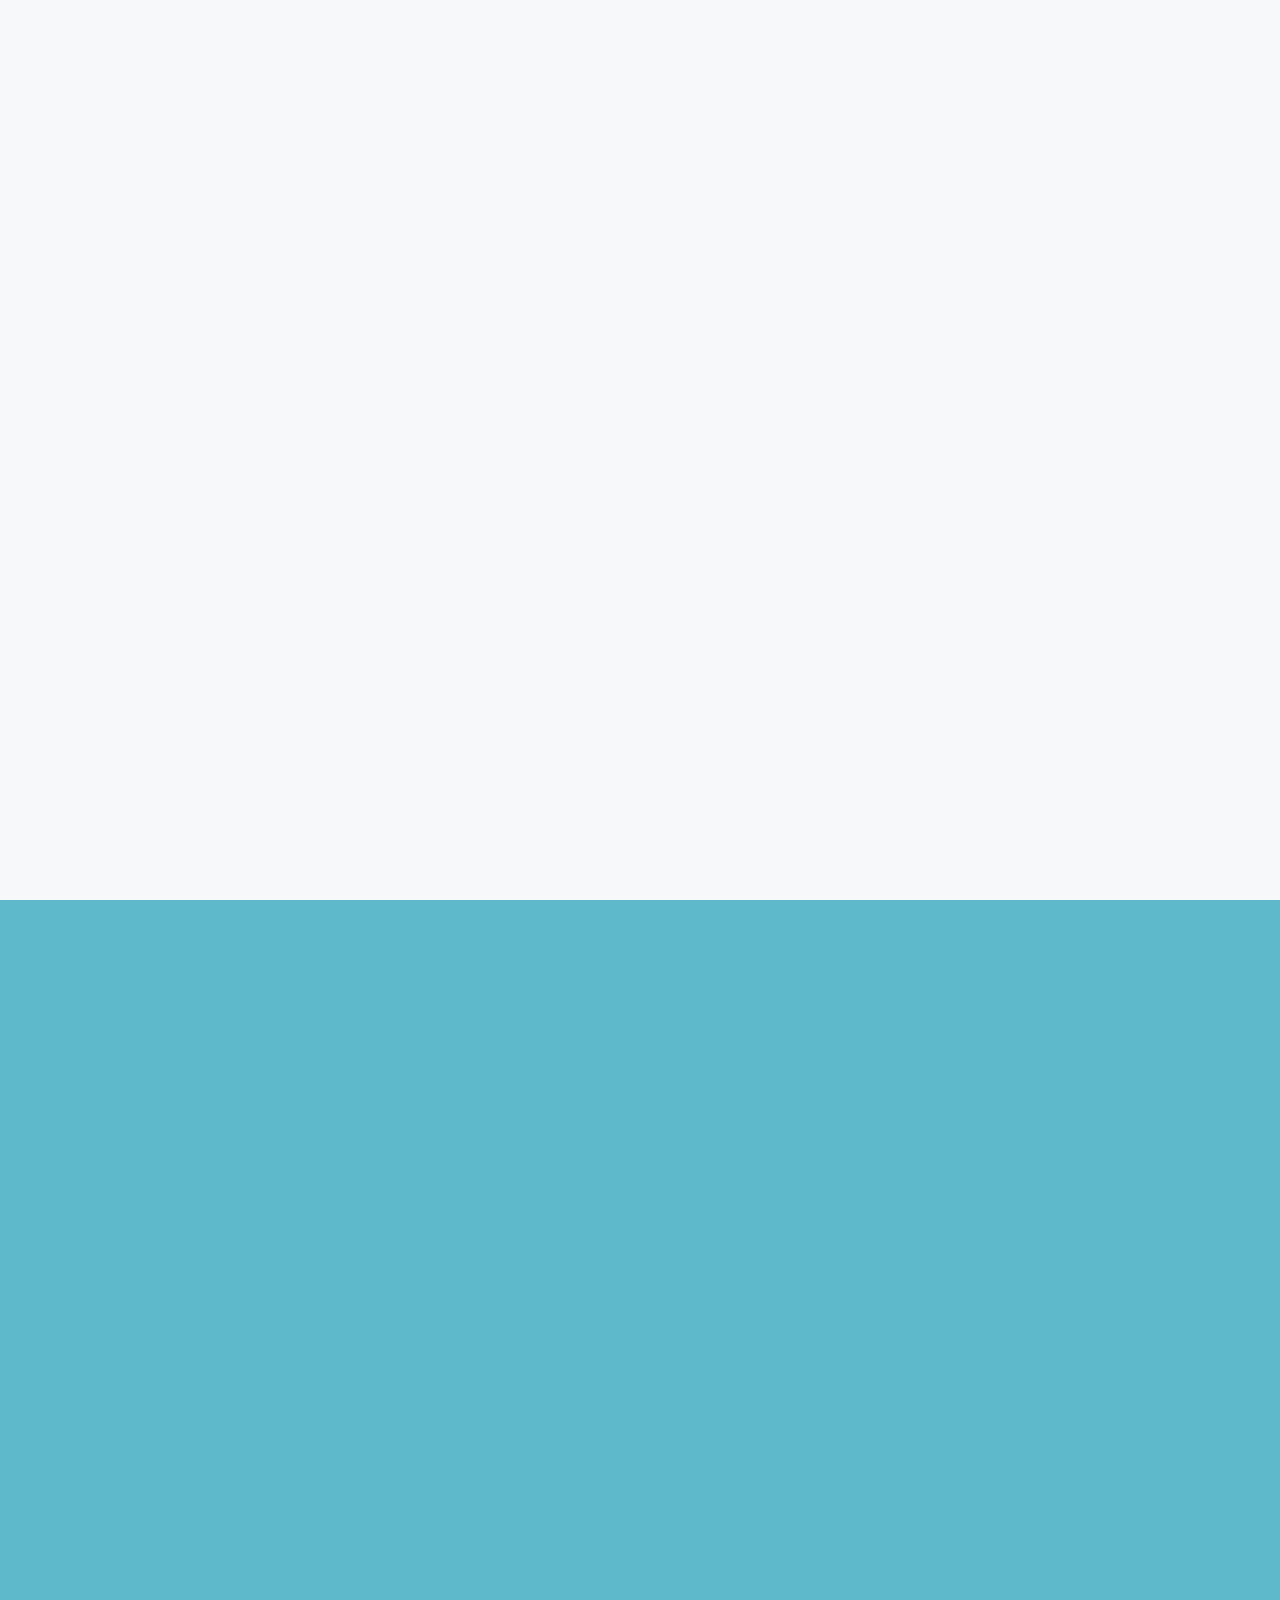
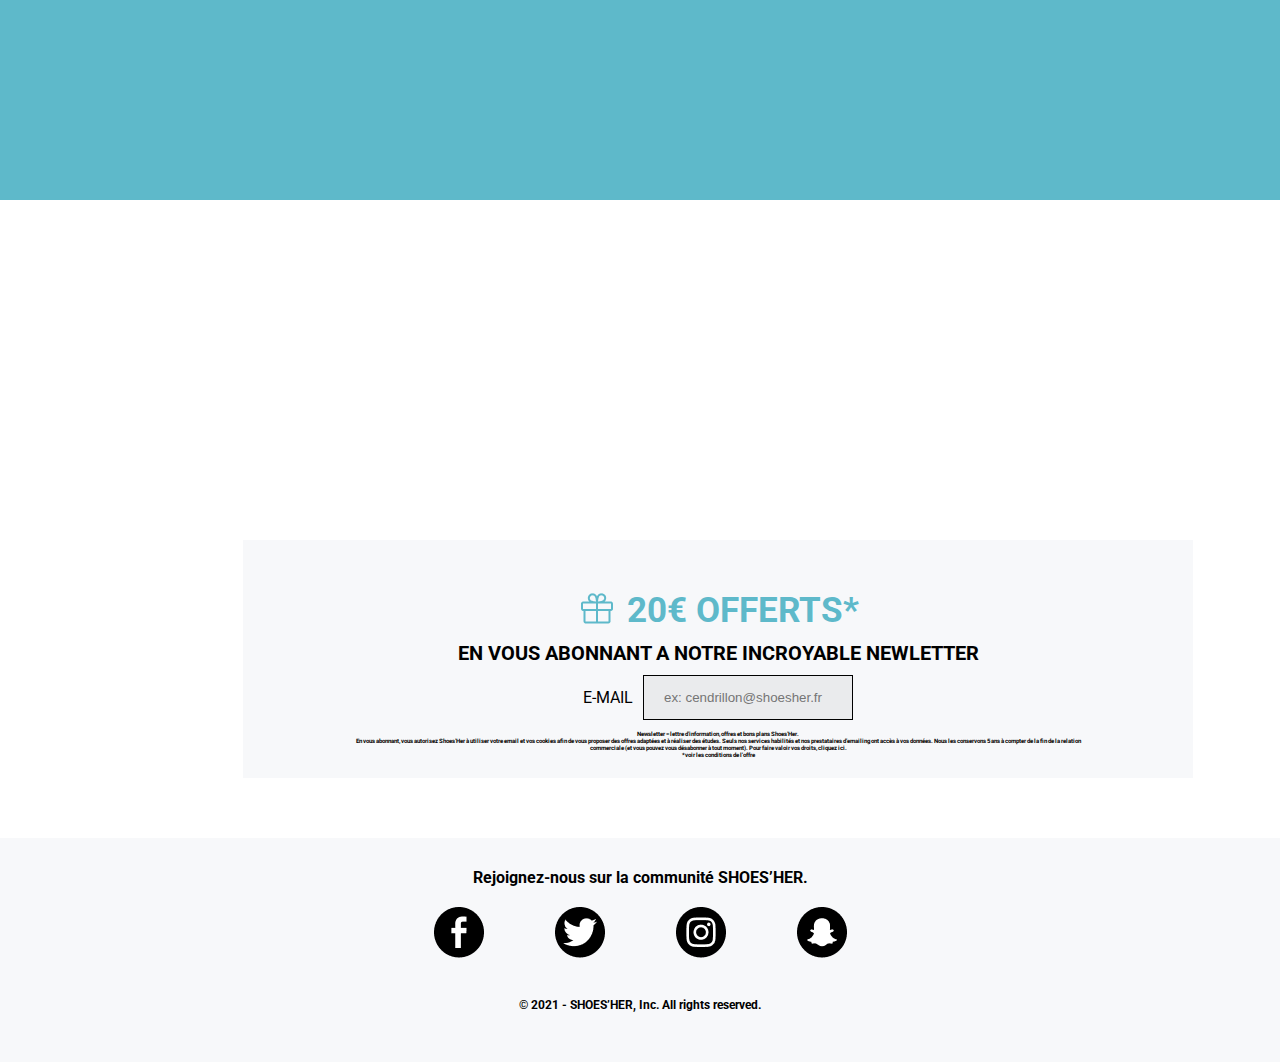
<file: index.html>
<!DOCTYPE html>
<html lang="fr">

<head>
    <meta charset="UTF-8">
    <meta name="viewport" content="width=device-width, initial-scale=1.0">
    <title>SHOES'HER</title>
    <link rel="stylesheet" href="style.css">
    <link rel="preconnect" href="https://fonts.gstatic.com">
    <link href="https://fonts.googleapis.com/css2?family=Roboto:wght@100;300;400;500;700;900&display=swap"
        rel="stylesheet">
    <link rel="preconnect" href="https://fonts.gstatic.com">
    <link
        href="https://fonts.googleapis.com/css2?family=Comfortaa:wght@300;400;500;600;700&family=Roboto:wght@100;300;400;500;700;900&display=swap"
        rel="stylesheet">
</head>

<body>

    <!-- Animation GSAP -->
<div class="intro">
    <div class="intro-text">
        <h1 class="hide">
            <span class="text">La réponse à </span>
        </h1>
        <h1 class="hide">
            <span class="text">toutes vos envies</span>
        </h1>
        <h1 class="hide">
            <span class="text">se trouve ici ! </span>
        </h1>
    </div>
</div> 
<div class="slider"></div>
    <!-- MENU -->

    <section class="back">
        </div>
        <h1 class="titre">SHOES'HER.</h1>
        <section class="compte flex">
            <nav class="flex">
                <a href="#Compte"><img src="User.png" alt="icon-compte" class="flex"></a>
                <a href="#favoris"> <img src="Coeur.png" alt="icon-favoris" class="flex"></a>
                <a href="#Panier"> <img src="ShoppingCart.png" alt="icon-panier" class="flex"></a>
            </nav>
        </section>

        <section class="menusecondaire">
            <header class=" recherche2 flex">
                <nav class="flex deuxiemenav">
                    <a href="choix.html">Baskets</a>
                    <a href="#Bottes">Bottes</a>
                    <a href="#Ballerines">Ballerines</a>
                    <a href="#talons">Talons</a>
                </nav>
                <form id="none" class="compte flex">
                    <img src="MagnifyingGlass.png" alt="loupe">
                    <label for="recherche"></label>
                    <input type="text" id="recherche" placeholder="Rechercher">
                </form>

                <div class="burger">
                    <span></span>
                    <span></span>
                    <span></span>
                </div>
            </header>
        </section>
    </section>


    <!-- caroussel -->
    <div class="caroussel flex">
        <img src="photoprincip.png" alt="photoprincipale">
    </div>



    <!-- 4 chaussures -->
    <section id="chaussures" class="listeproduit">
        <div class="flex containerchauss">
            <div class="flex column">
                <img src="basketrose.png" alt="image">
                <p class="description">New Balance</p>
                <p class="prix">42,00 euros</p>
            </div>
            <div class="flex column">
                <img src="Chaussure2.png" alt="image">
                <p class="description">Escarpin Valérie</p>
                <p class="prix">39,99 euros</p>
            </div>
            <div class="flex column">
                <img src="Chaussure3.png" alt="image">
                <p class="description">Botte Jolye</p>
                <p class="prix">59,99 euros</p>
            </div>
            <div class="flex column">
                <img src="Chaussure4.png" alt="image">
                <p class="description">Escarpin Austine</p>
                <p class="prix">39,99 euros</p>
            </div>
        </div>
    </section>

    <!-- 4 chaussures -->
    <section id="chaussures2" class="listeproduit">
        <div class="flex containerchauss">
            <div class="flex column">
                <img src="Chaussure5.png" alt="image">
                <p class="description">Nike - Wmns Air Max Verona</p>
                <p class="prix">72,00 euros</p>
            </div>
            <div class="flex column">
                <img src="Chaussure6.png" alt="image">
                <p class="description"> Ballerine Made Shoes’her</p>
                <p class="prix">33,00 euros</p>
            </div>
            <div class="flex column">
                <img src="Chaussure7.png" alt="image">
                <p class="description">Bottes Helena</p>
                <p class="prix">59,99 euros</p>
            </div>
            <div class="flex column">
                <img src="Chaussure8.png" alt="image">
                <p class="description">Adidas STAN SMITH J</p>
                <p class="prix">64,99 euros</p>
            </div>
        </div>
    </section>

    <!-- 2 photos -->

    <div class="pic-ctn flex">
        <img src="skateboard.png" alt=""class="pic">
        <img src="Jeunefille.png" alt="" class="pic">
        <img src="chaussmulti.png" alt="" class="pic">
        <img src="chausstour.png" alt="" class="pic">
        <img src="chaussureblanche.png" alt="" class="pic">
      </div>


    <!-- Section Newsletter -->

    <section class="Newsletter">
        <div class="offre flex">
            <img src="Gift.png" alt="icôneCadeau">
            <h3>20€ OFFERTS*</h3>
        </div>
        <h4>EN VOUS ABONNANT A NOTRE INCROYABLE NEWLETTER</h4>
        <div class="email flex">
            <label for="email">E-MAIL</label>
            <input type="email" name="email" id="email" placeholder="ex: cendrillon@shoesher.fr">
        </div>

        <p>Newsletter = lettre d’information, offres et bons plans Shoes’Her. <br>
            En vous abonnant, vous autorisez Shoes’Her à utiliser votre email et vos cookies afin de vous proposer des
            offres adaptées et à réaliser des études. Seuls nos services habilités et nos prestataires d’emailing ont
            accès à vos données. Nous les conservons 5 ans à compter de la fin de la relation commerciale (et vous
            pouvez vous désabonner à tout moment). Pour faire valoir vos droits, cliquez ici. <br>
            *voir les conditions de l'offre</p>
    </section>

     <!-- Reseaux sociaux -->



    <section class="container" id=reseaux>
        <p><b>Rejoignez-nous sur la communité SHOES’HER.</b></p>
        <div class="flex reseaux">

            <div class="flex column">
                <a href="https://www.facebook.com/" target="_blank"><img src="icn_facebook.png" alt="facebook"></a>
            </div>

            <div class="flex column">
                <a href="https://twitter.com/?lang=fr" target="_blank"><img src="icn_twitter.png" alt="twitter"></a>
            </div>

            <div class="flex column">
                <a href="https://www.instagram.com/?hl=fr" target="_blank"><img src="icn_insta2.png"
                        alt="instagram"></a>
            </div>

            <div class="flex column">
                <a href="https://www.snapchat.com/l/fr-fr/" target="_blank"> <img src="icn_snapchat.png"
                        alt="snapchat"></a>
            </div>
        </div>

        <footer class="back">
            <div>
                <p class="copyright"><b>© 2021 - SHOES’HER, Inc. All rights reserved.</b></p>
            </div>

        </footer>

    </section>



    <script src="https://cdnjs.cloudflare.com/ajax/libs/gsap/3.6.0/gsap.min.js" integrity="sha512-1dalHDkG9EtcOmCnoCjiwQ/HEB5SDNqw8d4G2MKoNwjiwMNeBAkudsBCmSlMnXdsH8Bm0mOd3tl/6nL5y0bMaQ==" crossorigin="anonymous"></script>
    <script src="app.js"></script>

</body>

</html>
</file>
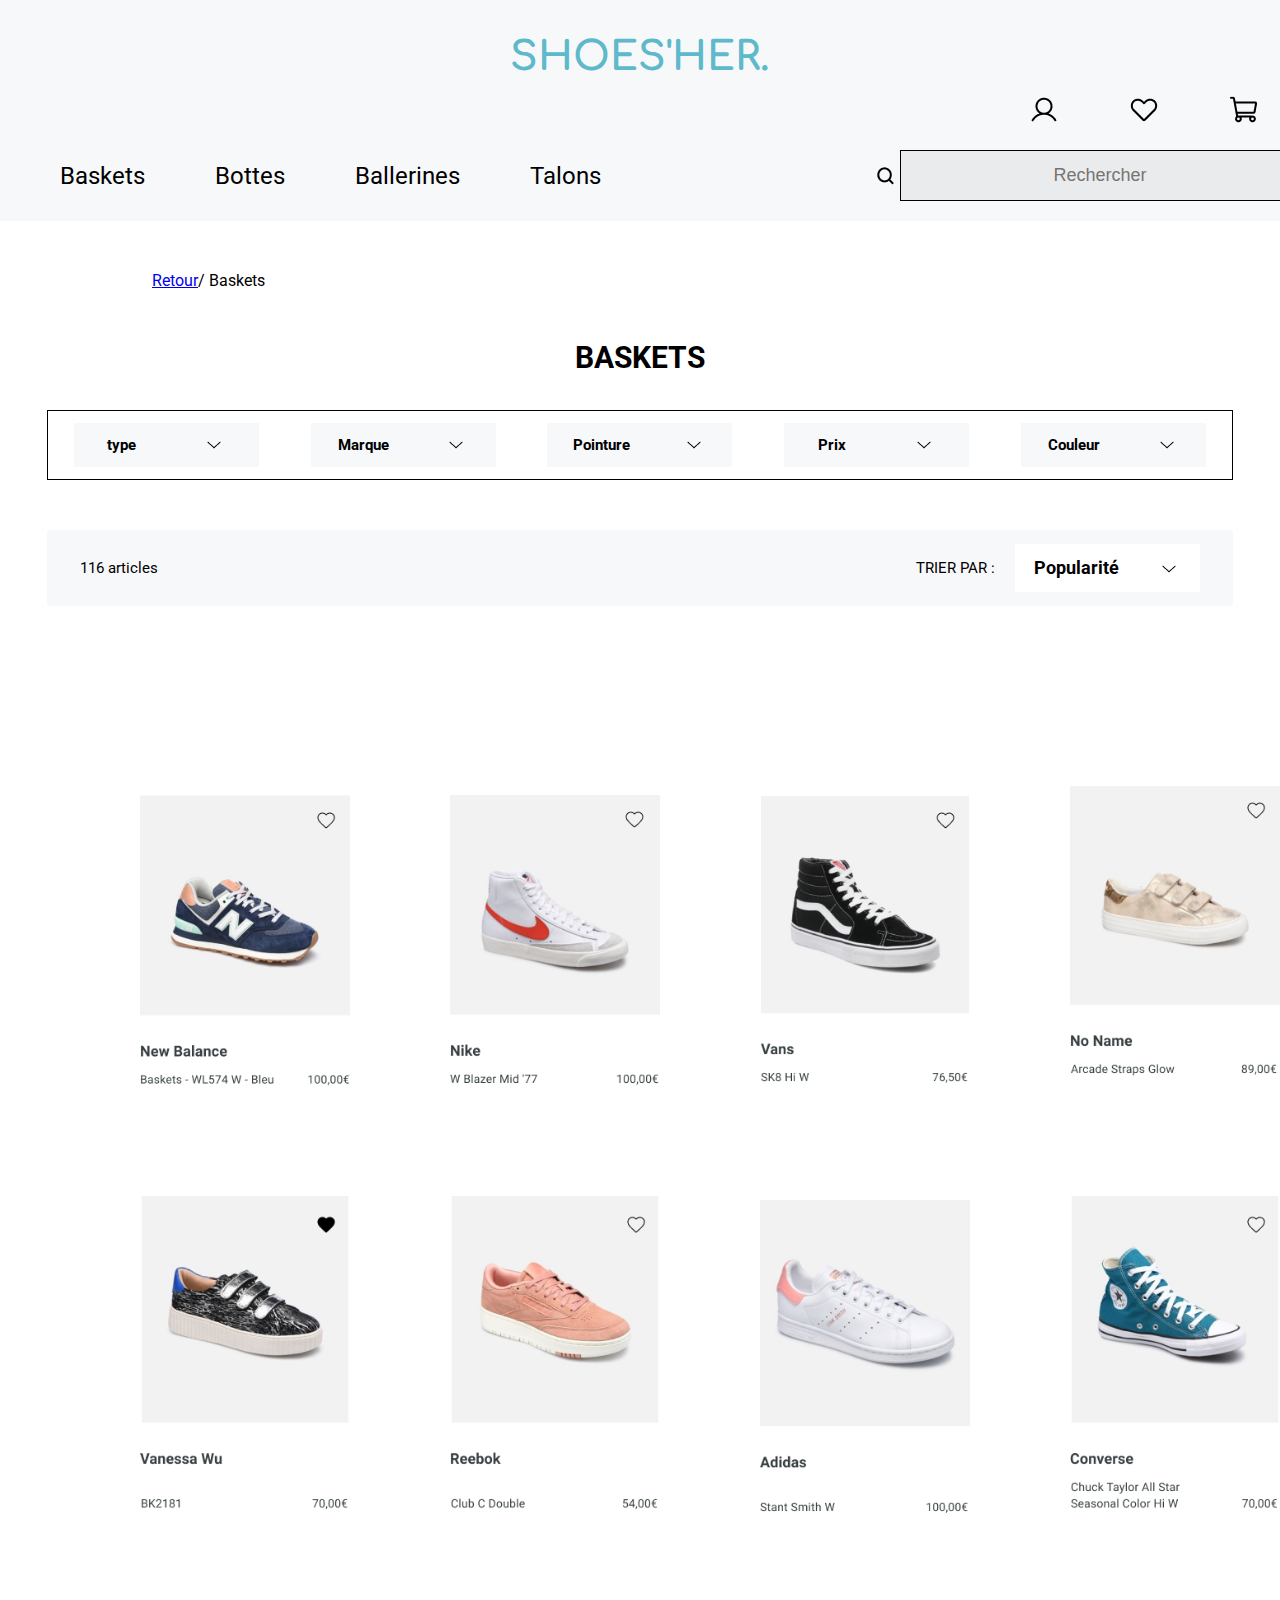
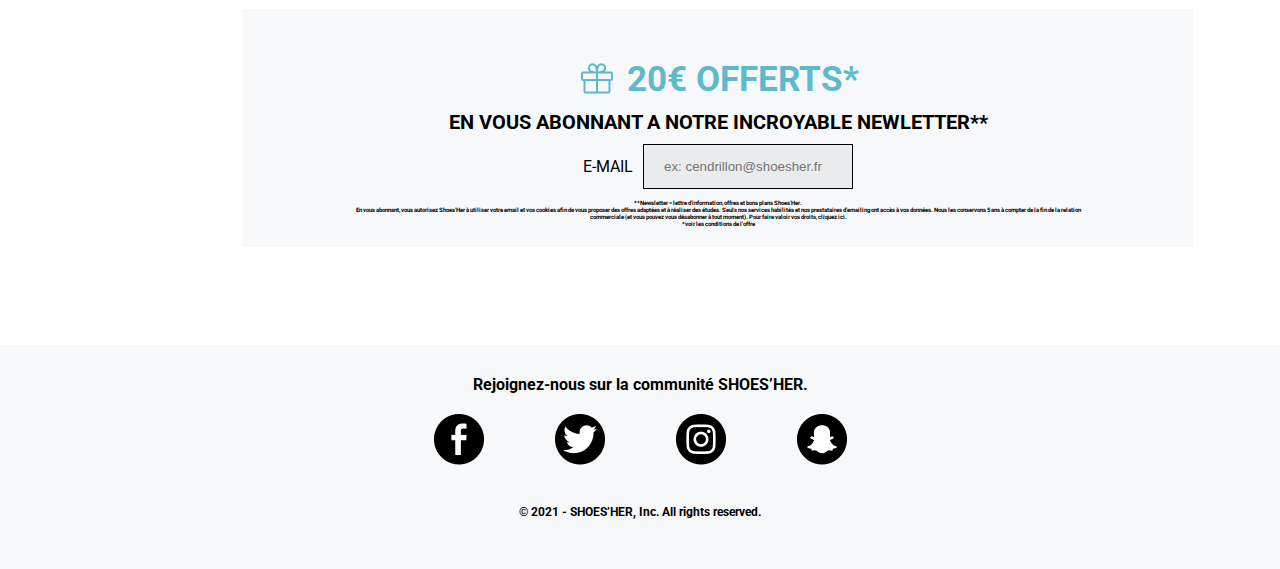
<file: choix.html>
<!DOCTYPE html>
<html lang="fr">
<head>
    <meta charset="UTF-8">
    <meta http-equiv="X-UA-Compatible" content="IE=edge">
    <meta name="viewport" content="width=device-width, initial-scale=1.0">
    <link rel="stylesheet" href="style2.css">
    <link rel="preconnect" href="https://fonts.gstatic.com">
    <link href="https://fonts.googleapis.com/css2?family=Roboto:wght@100;300;400;500;700;900&display=swap"
        rel="stylesheet">
    <link rel="preconnect" href="https://fonts.gstatic.com"><link
        href="https://fonts.googleapis.com/css2?family=Comfortaa:wght@300;400;500;600;700&family=Roboto:wght@100;300;400;500;700;900&display=swap"
        rel="stylesheet">
    <title>SHOES'HER</title>

</head>
<body>
    
 <!-- MENU -->


 <section class="back">
</div>
<h1 class="titre">SHOES'HER.</h1>
<section class="compte flex">
    <nav class="flex">
        <a href="#Compte"><img src="User.png" alt="icon-compte" class="flex"></a>
        <a href="#favoris"> <img src="Coeur.png" alt="icon-favoris" class="flex"></a>
        <a href="#Panier"> <img src="ShoppingCart.png" alt="icon-panier" class="flex"></a>
    </nav>
</section>

<section class="menusecondaire">
    <header class=" recherche2 flex">
        <nav class="flex deuxiemenav">
            <a href="choix.html">Baskets</a>
            <a href="#Bottes">Bottes</a>
            <a href="#Ballerines">Ballerines</a>
            <a href="#talons">Talons</a>
        </nav>
        <form id="none" class="compte flex">
            <img src="MagnifyingGlass.png" alt="loupe">
            <label for="recherche"></label>
            <input type="text" id="recherche" placeholder="Rechercher">
        </form>

        <div class="burger">
            <span></span>
            <span></span>
            <span></span>
        </div>
    </header>
</section>
</section>

 <section class="selection">
    <p class="Retour"><a href="index.html">Retour</a>/ Baskets</p>
    <h2>BASKETS</h2>

    <div class="filtres flex">
        <div class="choixFiltre flex">
            <h3>type</h3>
            <img src="chevron-down.png" alt="chevron">
        </div>
        <div class="choixFiltre flex">
            <h3>Marque</h3>
            <img src="chevron-down.png" alt="chevron">
        </div>
        <div class="choixFiltre flex">
            <h3>Pointure</h3>
            <img src="chevron-down.png" alt="chevron">
        </div>
        <div class="choixFiltre flex">
            <h3>Prix</h3>
            <img src="chevron-down.png" alt="chevron">
        </div>
        <div class="choixFiltre flex">
            <h3>Couleur</h3>
            <img src="chevron-down.png" alt="chevron">
        </div>
</div>

<div class="articles flex">
    <p>116 articles</p>

<div class="tri flex ">
    <p>TRIER PAR :</p>
    <div class="choixTri flex">
        <h3>Popularité</h3>
        <img src="chevron-down.png" alt="chevron">
    </div>
</div>
</section>
    
</div>

<!-- sectio BASKETS -->

<div class="lesBaskets flex">
    <div class="box a">
        <img src="baskets/basket1.png" alt="newbalance">
    </div>
    <div class="box b">
        <img src="baskets/basket2.png" alt="nike">
    </div>
    <div class="box c">
        <img src="baskets/basket3.png" alt="Vans">
    </div>
    <div class="box d">
        <img src="baskets/basket4.png" alt="NoName">
    </div>
    <div class="box e">
        <a href="choixWu.html" title="lien vers la page basket VanessaWu">
        <img src="baskets/basket5.png" alt="VanessaWu"></a>        
    </div>
    <div class="box f">
        <img src="baskets/basket6.png" alt="Reebok">
    </div>
    <div class="box g">
        <img src="baskets/basket7.png" alt="Adidas">
    </div>
    <div class="box h">
        <img src="baskets/basket8.png" alt="Converse">
    </div>
  </div>

<!-- Section Newsletter -->

  <section class="Newsletter">
      <div class="offre flex">
          <img src="Gift.png" alt="icôneCadeau">
          <h3>20€ OFFERTS*</h3>
      </div>
      <h4>EN VOUS ABONNANT A NOTRE INCROYABLE NEWLETTER**</h4>
      <div class="email flex">
        <label for="email">E-MAIL</label>
        <input type="email" name="email" id="email" placeholder="ex: cendrillon@shoesher.fr">
      </div>
    
          <p>**Newsletter = lettre d’information, offres et bons plans Shoes’Her. <br>
            En vous abonnant, vous autorisez Shoes’Her à utiliser votre email et vos cookies afin de vous proposer des offres adaptées et à réaliser des études. Seuls nos services habilités et nos prestataires d’emailing ont accès à vos données. Nous les conservons 5 ans à compter de la fin de la relation commerciale (et vous pouvez vous désabonner à tout moment). Pour faire valoir vos droits, cliquez ici. <br>
            *voir les conditions de l'offre</p>
  </section>

  <!-- Reseaux sociaux -->

<br><br>

  <section class="container" id=reseaux>
    <p class="centre"><b>Rejoignez-nous sur la communité SHOES’HER.</b></p>
    <div class="flex reseaux">

        <div class="flex column">
            <a href="https://www.facebook.com/" target="_blank"><img src="icn_facebook.png" alt="facebook"></a>
        </div>

        <div class="flex column">
            <a href="https://twitter.com/?lang=fr" target="_blank"><img src="icn_twitter.png" alt="twitter"></a>
        </div>

        <div class="flex column">
            <a href="https://www.instagram.com/?hl=fr" target="_blank"><img src="icn_insta2.png"
                    alt="instagram"></a>
        </div>

        <div class="flex column">
            <a href="https://www.snapchat.com/l/fr-fr/" target="_blank"> <img src="icn_snapchat.png"
                    alt="snapchat"></a>
        </div>
    </div>

    <footer class="back">
        <div>
            <p class="copyright"><b>© 2021 - SHOES’HER, Inc. All rights reserved.</b></p>
        </div>

    </footer>

</section>




<script src="app.js"></script>
</body>
</html>
</file>
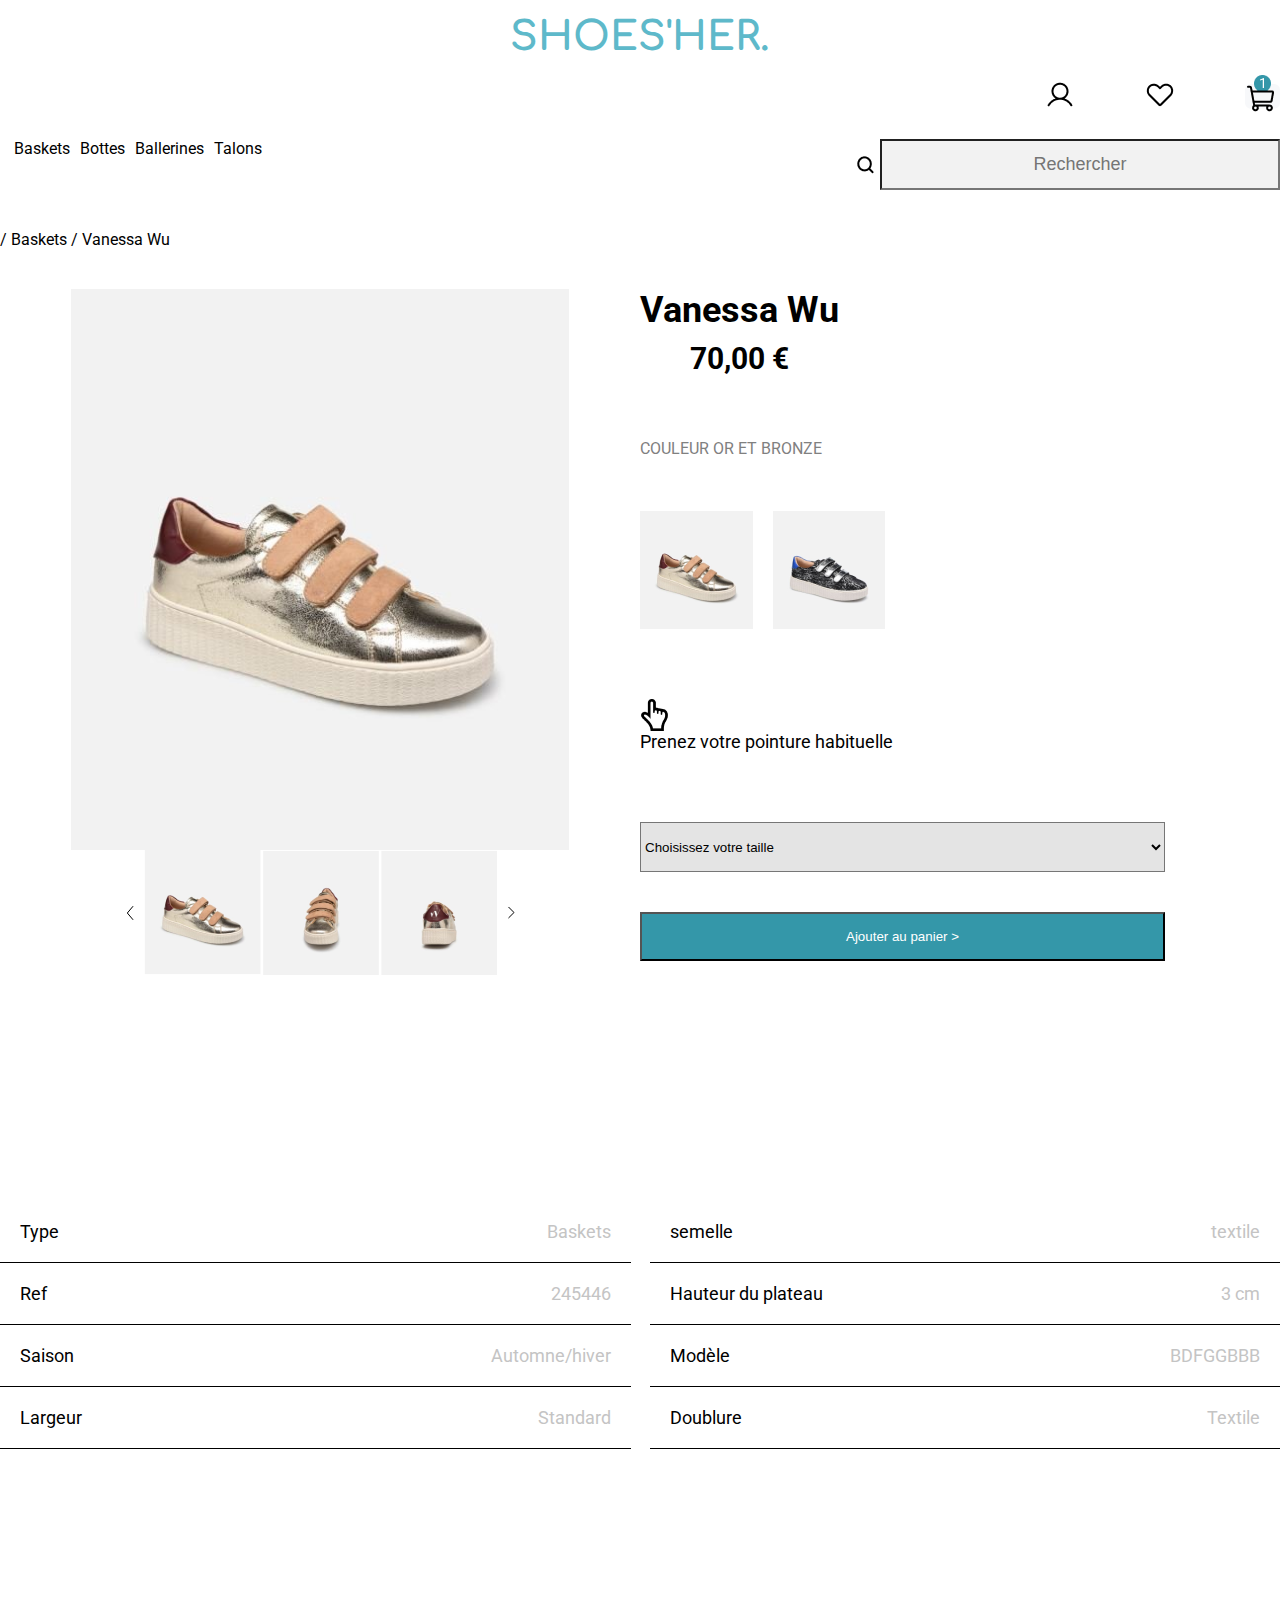
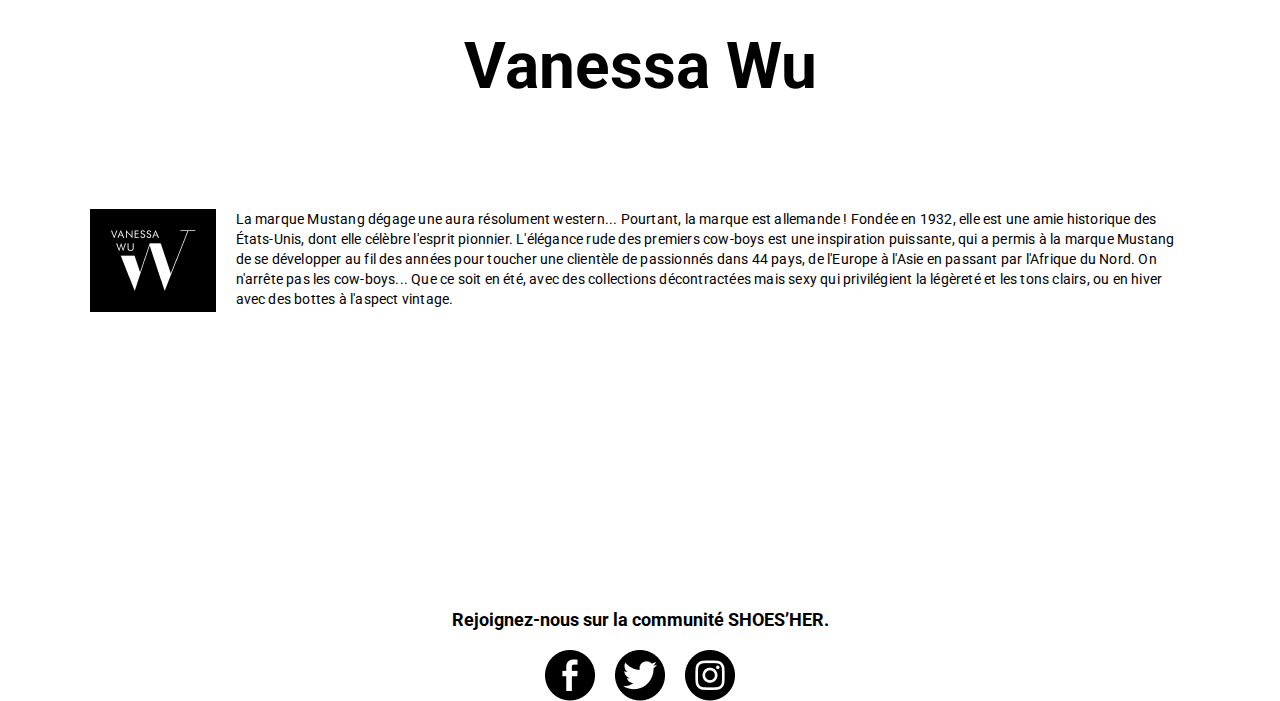
<file: choixWu.html>
<!DOCTYPE html>
<html lang="en">
<head>
    <meta charset="UTF-8">
    <meta http-equiv="X-UA-Compatible" content="IE=edge">
    <meta name="viewport" content="width=device-width, initial-scale=1.0">
    <title>choixWu</title>
    <link rel="stylesheet" href="style4.css">
    <link rel="preconnect" href="https://fonts.gstatic.com">
    <link href="https://fonts.googleapis.com/css2?family=Roboto:wght@100;300;400;500;700;900&display=swap" rel="stylesheet">
    <link rel="preconnect" href="https://fonts.gstatic.com">
    <link href="https://fonts.googleapis.com/css2?family=Comfortaa:wght@300;400;500;600;700&family=Roboto:wght@100;300;400;500;700;900&display=swap" rel="stylesheet">
</head>
<body>

<!-- ***************************************************************************************************** -->
     <!-- --------------------------------------header----------------------------------------------- -->
<!-- ****************************************************************************************************** -->
 <!-- MENU -->


    <section class="back background">
        </div>
        <h1 class="titre">SHOES'HER.</h1>
        <section class="compte flex">
            <nav class="flex ">
                <a href="#Compte"><img src="User.png" alt="icon-compte" class="flex"></a>
                <a href="#favoris"> <img src="Coeur.png" alt="icon-favoris" class="flex"></a>
            <a href="#Panier"> <img src="panierArticle.png" alt="icon-panier" class="flex"></a>
            </nav>
        </section>

        <section>
            <header class="background recherche2 flex">
                <nav class="recherche2 flex ">
                    <a href="choix.html">Baskets</a>
                    <a href="#Bottes">Bottes</a>
                    <a href="#Ballerines">Ballerines</a>
                    <a href="#talons">Talons</a>
                </nav>
             <form id="none" class="compte flex">
                <img src="MagnifyingGlass.png" alt="loupe">
                <label for="recherche"></label>
                <input type="text" id="recherche" placeholder="Rechercher">
             </form>

                <div class="burger">
                    <span></span>
                    <span></span>
                    <span></span>
                </div>
            </header>
        </section>
    </section>

 <!-- ******************************************************************************************* -->
                                <!-- ----page centrale---- -->
<!-- ******************************************************************************************** -->




<!-- ----------------------------navigation---------------------------------------- -->

    <nav class="chemin">
        <a href="choix.html"< Retour </a>
        <a href="#Stockage">/ Baskets</a>
        <a href="#Navigation">/ Vanessa Wu</a>
    </nav>




<!-- --------------------------carrousel---------------------------------------------- -->


    



    <section class="carrousel_description flex">

    <div class="album flex column"> 

        <div class="carousel flex">
            <img  src="WuPPal.png" alt="photo basket">
        </div>  
        
        
            <div class="images_defilantes flex">

                <img src="chevron-left.svg" alt="chevron gauche">

                <img src="vuedte.png" alt=" photo basket vue de droite">

                <img src="vuedevant.png" alt=" photo basket vue devant">

                <img src="vuederriere.png" alt="photo basket vue de derrière">

                <img src="chevron-right.svg" alt="chevron droit">


            </div>

    </div> 
    

    <!-- test -->
    

        <!-- <div class="carrosel_button"></div>
            <button class="carrousel_button Carrousel_button--">
            <img class="" src="ImageChoixWu/vuedte" alt="photo basket vue de droite">
            </button>   
            <div class="carrousel_track-container">
                <ul class="carrousel_track">
                    <li class="carrousel_slide">
                        <img  class="carrousel_image" src="ImageChoixWu/WuPPal.png" alt="photo basket">   
                    </li>
                    <li class="carrousel_slide">
                        <img class="carrousel_image" src="ImageChoixWu/vuedte.png" alt=" photo basket vue de droite">

                    </li>
                    <li class="carrousel_slide">
                        <img class="carrousel_image" src="ImageChoixWu/vuederrire.png" alt="photo basket vue de derrière">

                    </li>
                </ul>
    
            <button class="carrousel_button carrousel_button--back">
                <img src="ImageChoixWu/vuederrire.png" alt="photo basket vue de derrière">
            </button>


            <div class="carrousel_nav">

                <button class="carrousel_indicateur"></button><button class="carrousel_indicateur"></button><button class="carrousel_indicateur"></button>
            </div>
    
    





        </div> -->






<!-- ----------------------------------presentation produit---------------------------- -->




        <div class="presentation flex column ">
            <div class="Nom_prix">
                <h2>Vanessa Wu</h2>

                <p class="prix">70,00 €</p>

            </div> 
            
            <p class= "legende">COULEUR OR ET BRONZE</p>

            <div class="vignettes flex ">
                <div class="cadre flex"><img  src="Wuvignetteor.png" alt="vignette or"></div>
                <div class="cadre flex"><img src="WuVignetteNoir.png" alt="vignette noire"></div> 
            </div>      
    
            
                <div class="rappel">
                    <img src="iconeIndicTaille.png" alt="icône">
                    <p>Prenez votre pointure habituelle</p> 
            
                </div>
        
                <div class="selecteur_taille column flex">
                    <select class="selecteur"  name="VariantId" required="" data-required-message="Choisissez d’abord une taille" data-title="Choisissez votre taille" aria-required="true"><option data-hidden="" value="">Choisissez votre taille</option><option data-first="36" data-last="36" value="2949599">36</option><option data-first="37" data-last="37" value="2949600">37 </option><option data-first="38" data-last="38" value="2949601">38</option><option data-first="39" data-last="39" value="2949602">39</option><option data-first="40" data-last="40" value="2949603">40</option><option data-first="41" data-last="41" value="2949604">41 </option>
                    </select>

    
                    
                    <form method="get" action="index.AL.html">
                        <button class="serious_button" type="submit">Ajouter au panier      ></button>
                    </form>

                  
        </div>    

    </section>

<!-- ------------------------------------Product details-------------------------------------------------------- -->




    <section class= " container1 flex" >

            <div class=" box flex column">
 
                <div class="horizontal-line flex">
                    <p> Type</p> 
                    <span> Baskets</span> 
                </div>    
        
                <div class="horizontal-line flex">
                    <p>Ref</p>
                    <span>245446</span>
                </div>

                <div class="horizontal-line flex">
                    <p>Saison</p>
                    <span>Automne/hiver</span>
                </div>

                <div class="horizontal-line flex">
                    <p>Largeur</p>
                    <span>Standard</span>
                </div>
            
            </div>


        
            <div class=" box flex column">

                <div class="horizontal-line flex">
                    <p> semelle</p> 
                    <span> textile</span> 
                </div>    
                <!-- <span class="horizontal-line "></span> -->
                <div class="horizontal-line flex">
                    <p>Hauteur du plateau</p>
                    <span>3 cm</span>
                </div>

                <div class="horizontal-line flex">
                    <p>Modèle</p>
                    <span>BDFGGBBB</span>
                </div>

                <div class="horizontal-line flex">
                    <p>Doublure</p>
                    <span>Textile</span>
                </div>
            
            </div>
        


    </section>

<!-- ----------------------------------------------------description marque---------------------------------------------- -->



    <h1 class= "big"> Vanessa Wu</h1>
    <section class="description_marque flex">

        <div class="imageDescription">
        
            <img src="logoWu.png" alt="Logo"> 
        </div>
    
         <div class="resume">
        La marque Mustang dégage une aura résolument western... Pourtant, la marque est allemande ! Fondée en 1932, elle est une amie historique des États-Unis, dont elle célèbre l'esprit pionnier. L'élégance rude des premiers cow-boys est une inspiration puissante, qui a permis à la marque Mustang de se développer au fil des années pour toucher une clientèle de passionnés dans 44 pays, de l'Europe à l'Asie en passant par l'Afrique du Nord. On n'arrête pas les cow-boys... Que ce soit en été, avec des collections décontractées mais sexy qui privilégient la légèreté et les tons clairs, ou en hiver avec des bottes à l'aspect vintage.
        </div> 
    </section>




<!-- ****************************************************************************************************************** -->
<!-- --------------------------------------------------FOOTER---------------------------------------------------------- -->
<!-- ****************************************************************************************************************** -->






    <section class="container" id=reseaux>
        <p><b>Rejoignez-nous sur la communité SHOES’HER.</b></p>
        <div class="flex reseaux">

            <div class="flex column">
                <a href="https://www.facebook.com/" target="_blank"><img src="icn_facebook.png" alt="facebook"></a>
            </div>

            <div class="flex column">
                <a href="https://twitter.com/?lang=fr" target="_blank"><img src="icn_twitter.png" alt="twitter"></a>
            </div>

            <div class="flex column">
                <a href="https://www.instagram.com/?hl=fr" target="_blank"><img src="icn_insta2.png" alt="instagram"></a>
            </div>




    
</body>
</html>
</file>
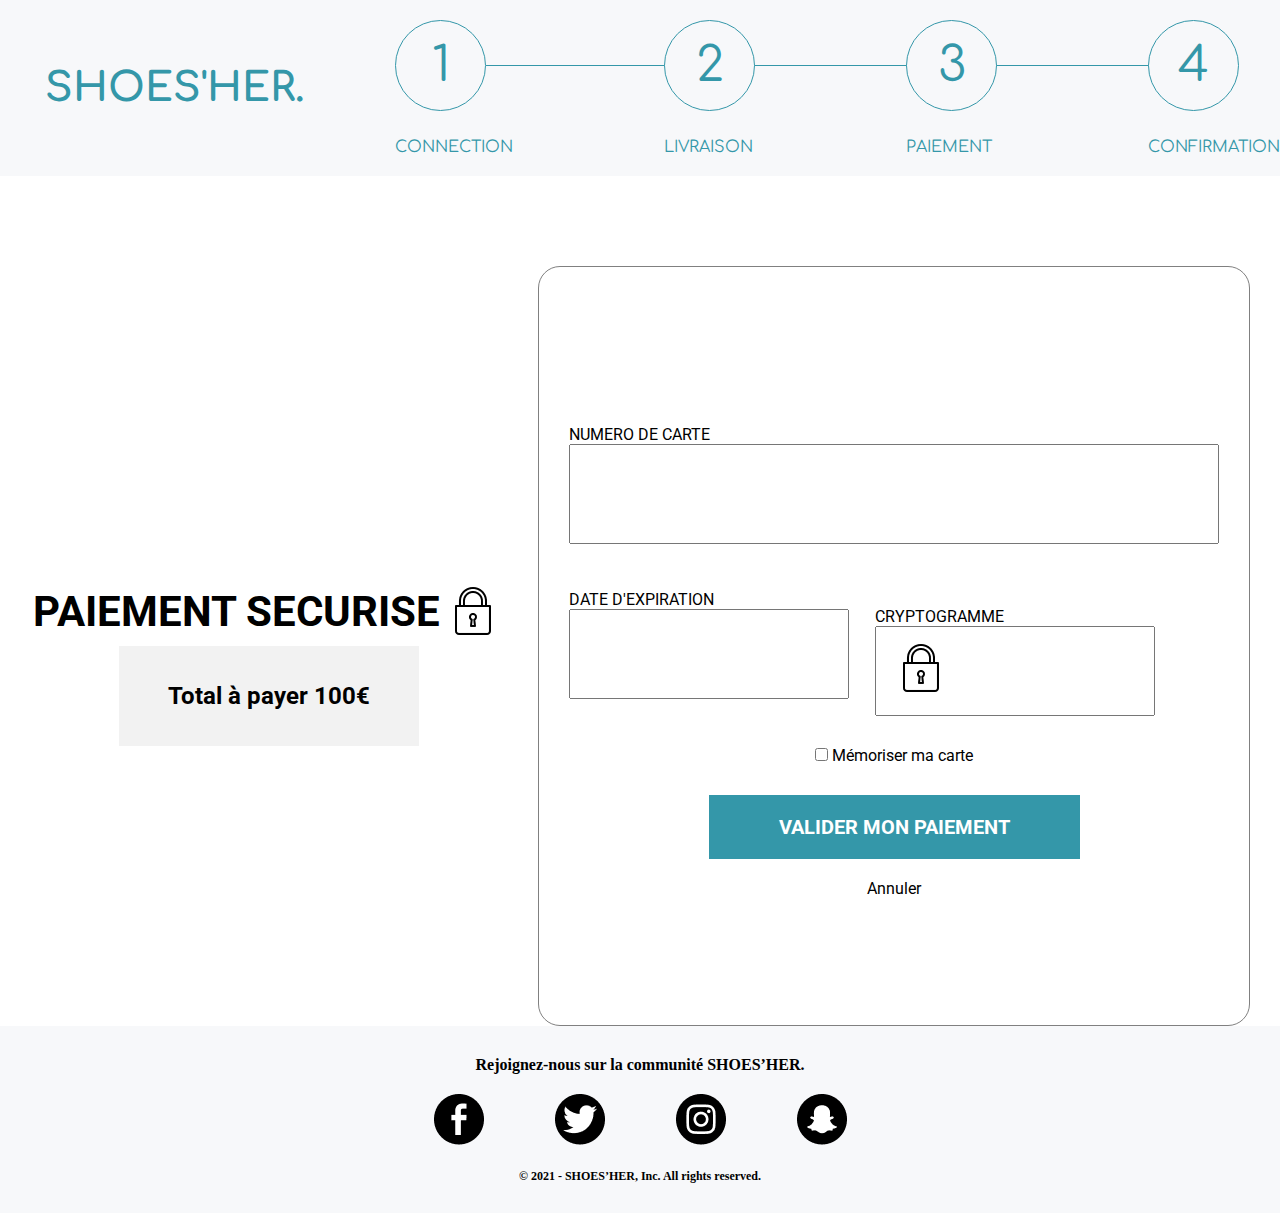
<file: index.AL.html>
<!DOCTYPE html>
<html lang="en">

<head>
    <meta charset="UTF-8">
    <meta http-equiv="X-UA-Compatible" content="IE=edge">
    <meta name="viewport" content="width=device-width, initial-scale=1.0">
    <link rel="stylesheet" href="style.AL.css">
    <link rel="preconnect" href="https://fonts.gstatic.com">
    <link href="https://fonts.googleapis.com/css2?family=Comfortaa:wght@300&display=swap" rel="stylesheet">
    <link rel="preconnect" href="https://fonts.gstatic.com">
    <link rel="preconnect" href="https://fonts.gstatic.com">
    <link href="https://fonts.googleapis.com/css2?family=Roboto:wght@100;300&display=swap" rel="stylesheet">
    <title>Header paiement</title>
</head>

<body>

    <!------------------------ HEADER DE L'AMOUR -------------------------- -->
    <header class="flex">
        <h1>SHOES'HER.</h1>
        <div class="number flex">

            <div class="box">

                <div class="cercle cercle1 flex">
                    <p>1</p>
                </div>

                <p>CONNECTION</p>
            </div>

            <div class="box">

                <div class="cercle flex">
                    <p>2</p>
                </div>

                <p>LIVRAISON</p>
            </div>

            <div class="box">

                <div class="cercle flex">
                    <p>3</p>
                </div>

                <p>PAIEMENT</p>
            </div>

            <div class="box">
                <div class="cercle flex">
                    <p>4</p>
                </div>
                <p>CONFIRMATION</p>
                </div4>


            </div>
        </div>
    </header>
    <!------------------------------------------ FIN DU HEADER------------------ -->

    <!------------------------------------------ Paiement Sécurisé-------------------------------- -->
    <div class="page flex ">
        <div class="containerPaiment flex column">
            <div class="flex">
                <h3>PAIEMENT SECURISE</h3>
                <img src="lock1.png" alt="image de cadena">
            </div>
            <div class="total">
                <input class="grey flex" type="submit" value="Total à payer 100€">
            </div>
        </div>

        <!----- Formulaire CB-------->
        <div class="Formulaire column flex ">
            <div class="numeroDeCarte">
                <label>NUMERO DE CARTE</label>
                <input class="big" type=" text ">
            </div>

            <div class="crypto flex">
                <div class="column ">
                    <label>DATE D'EXPIRATION</label>
                    <input class="small " type="text ">
                </div>
                <div class="column">
                    <label>CRYPTOGRAMME</label>
                    <span class="icon"><img src="lock1.png" alt=""></span>
                    <input class="small " type="text">
                </div>

            </div>
            <div>
                <input type="checkbox" name="memo ">
                <label for="memo ">Mémoriser ma carte</label>
            </div>
            <div class="bouton flex column ">
                <button class="validerMonPaiement "><a href=" ">VALIDER MON PAIEMENT</a></button>
                <p>Annuler</p>
            </div>
        </div>
    </div>


         <!-- Reseaux sociaux -->



         <section class="container" id=reseaux>
            <p class="centre"><b>Rejoignez-nous sur la communité SHOES’HER.</b></p>
            <div class="flex reseaux">
    
                <div class="flex column">
                    <a href="https://www.facebook.com/" target="_blank"><img src="icn_facebook.png" alt="facebook"></a>
                </div>
    
                <div class="flex column">
                    <a href="https://twitter.com/?lang=fr" target="_blank"><img src="icn_twitter.png" alt="twitter"></a>
                </div>
    
                <div class="flex column">
                    <a href="https://www.instagram.com/?hl=fr" target="_blank"><img src="icn_insta2.png"
                            alt="instagram"></a>
                </div>
    
                <div class="flex column">
                    <a href="https://www.snapchat.com/l/fr-fr/" target="_blank"> <img src="icn_snapchat.png"
                            alt="snapchat"></a>
                </div>
            </div>
    
            <footer class="back">
                <div>
                    <p class="copyright"><b>© 2021 - SHOES’HER, Inc. All rights reserved.</b></p>
                </div>
    
            </footer>
    
        </section>
</body>

</html>
</file>
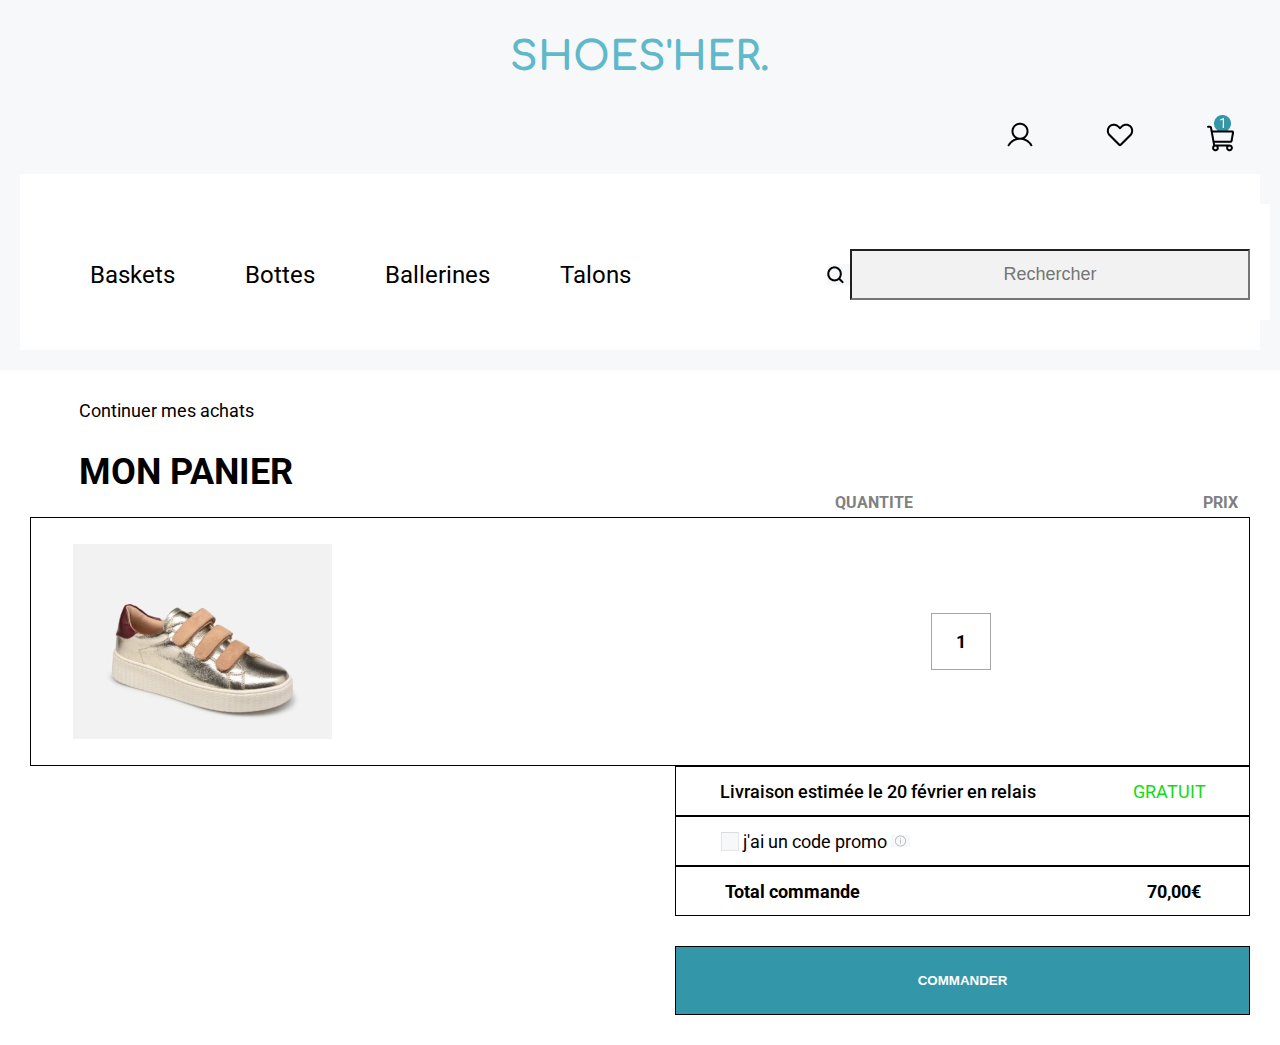
<file: panier.html>
<!DOCTYPE html>
<html lang="fr">
<head>
    <meta charset="UTF-8">
    <meta http-equiv="X-UA-Compatible" content="IE=edge">
    <meta name="viewport" content="width=device-width, initial-scale=1.0">
    <link rel="stylesheet" href="style3.css">
    <link rel="preconnect" href="https://fonts.gstatic.com">
    <link href="https://fonts.googleapis.com/css2?family=Roboto:wght@100;300;400;500;700;900&display=swap"
        rel="stylesheet">
    <link rel="preconnect" href="https://fonts.gstatic.com"><link
        href="https://fonts.googleapis.com/css2?family=Comfortaa:wght@300;400;500;600;700&family=Roboto:wght@100;300;400;500;700;900&display=swap"
        rel="stylesheet">
    <title>SHOES'HER</title>
</head>
<body>

    <!-- MENU -->

    <section class="back">
    </div>
    <h1 class="titre">SHOES'HER.</h1>
    <section class="compte flex">
        <nav class="flex">
            <a href="#Compte"><img src="User.png" alt="icon-compte" class="flex"></a>
            <a href="#favoris"> <img src="Coeur.png" alt="icon-favoris" class="flex"></a>
            <a href="#Panier"> <img src="panierArticle.png" alt="icon-panier" class="flex"></a>
        </nav>
    </section>

    <section class="menusecondaire">
        <header class=" recherche2 flex">
            <nav class="flex deuxiemenav">
                <a href="choix.html">Baskets</a>
                <a href="#Bottes">Bottes</a>
                <a href="#Ballerines">Ballerines</a>
                <a href="#talons">Talons</a>
            </nav>
            <form id="none" class="compte flex">
                <img src="MagnifyingGlass.png" alt="loupe">
                <label for="recherche"></label>
                <input type="text" id="recherche" placeholder="Rechercher">
            </form>

            <div class="burger">
                <span></span>
                <span></span>
                <span></span>
            </div>
        </header>
    </section>
</section>

<!-- section Panier -->
    <section class="panier">
        <p class="Retour">Continuer mes achats</p>
        <h2>MON PANIER</h2>

        <div class="quantitePrix flex">
            <h3>QUANTITE</h3>
            <h3>PRIX</h3>
        </div>

        <div class="bordurenoire bordure">
            <div class="chauss flex">
                <img src="vanessa-wu.png" alt="basket panier">
                <h4>1</h4>
        </div>
        </div>

        <div class="commande flex column">
            <div class="livraison bordure flex">
                <p class="livr" >Livraison estimée le 20 février en relais</p>
                <p><span>GRATUIT</span></p>
            </div>

            <div class="promo bordure flex">
                <img src="cocher.png" alt="carre">
                <p>j'ai un code promo</p>
                <img src="i.small.png" alt="info">
            </div>
        

            <div class="totalCommande bordure flex">
                <p>Total commande</p>
                <p>70,00€</p>
            </div>
                <input class= commander type="submit" value="COMMANDER" a href="choixWu.html"></a>
            
        </div>
    </section>
    
    
</body>
</html>
</file>
<file: style.css>
* {
    margin: 0;
    padding: 0;
    box-sizing: border-box;
}

html body {
    scroll-behavior: smooth;
    font-family: 'Roboto', sans-serif;
}


.flex {
    display: flex;
    justify-content: space-around;
    align-items: center;
   
}
.listeproduit .flex {
    align-items: baseline;
}
.column {
    flex-direction: column;
}

section {
    padding: 30px;
  }


.menusecondaire {
    width: 100%;
}

/* Grand titre*/
.titre{
    font-family: 'Comfortaa', cursive;
    text-align: center;
    color: #5EB9CA;
    font-size: 40px;
    font-style: normal;
    font-weight: 700;
    line-height: 45px;
    letter-spacing: 0px;
    padding: 15px;
}


/* comptes */
.compte{
    justify-content: flex-end;
    background:#F7F8FA;
    padding: 20px;
}


.back{
    background:#F7F8FA;
    padding: 20px ;
}

img {
    display: block;
    max-width: 100%;
    background:#F7F8FA;
}

/* recherche */
#recherche {
    width: 400px;
    height: 51px;
    font-style: normal;
    font-weight: normal;
    font-size: 18px;
    text-align: center;
    margin-top: 50px;
}   

.recherche2 {
    justify-content: space-between;
    width: 100%;
}

input {
    background: rgba(128, 128, 128, 0.1);
}

/* caroussel =  grande photo*/


.caroussel {
    justify-content: center;
    margin: 0px 0px 45px 0px;
    
}

/* header/menu burger*/

header {
    width: min(1198px, 95%);
    padding-top: 25px;
    background: #F7F8FA;
    margin-left:40px;
}

nav {
    gap: 70px;
    background: #F7F8FA;
}

nav a {
    text-decoration: none;
    color:black;
    font-size: 24px;
}

.burger  span{
    display: none;
}

.burger{
    display: none;

}


/* Chaussure x8 */

.chaussure {
    width: min(1198px, 98%);
    margin: 0 auto 25px;
    height: 483.15px;
    /* margin-top: 25px; */
}

.chaussure div {
    width: 250px;
    height: 400.15px;
    border: 2px solid white;
    box-shadow: 0px 10px 30px rgba(0, 0, 0, 0.25);
    padding-top: 30px;
    color: white;
    font-weight: 900;
    font-size: 48px;
}

.prix {
    font-weight: bold;
    font-size: 18px;
    line-height: 24px;
    letter-spacing: 0.1px;
}

.description {
    font-style: normal;
    font-weight: normal;
    font-size: 14px;
    line-height: 20px;
    letter-spacing: 0.2px;
}

p {
    text-align: center;
    align-self: center;
}



/* carousel */

@keyframes display {
    0% {
      transform: translateX(200px);
      opacity: 0;
    }
    10% {
      transform: translateX(0);
      opacity: 1;
    }
    20% {
      transform: translateX(0);
      opacity: 1;
    }
    30% {
      transform: translateX(-200px);
      opacity: 0;
    }
    100% {
      transform: translateX(-200px);
      opacity: 0;
    }
  }

  .pic-ctn {
    position: relative;
    width: 100vw;
    height: 300px;
    margin-top: 20px;
    margin-bottom: 100px;
  }

  .pic-ctn > img {
    position: absolute;
    top: 0;
    opacity: 0;
    animation: display 10s infinite;
  }

  img:nth-child(2) {
    animation-delay: 2s;
  }
  img:nth-child(3) {
    animation-delay: 4s;
  }
  img:nth-child(4) {
    animation-delay: 6s;
  }
  img:nth-child(5) {
    animation-delay: 8s;
  }



/* section Newsletter */
.Newsletter {
    background: #F7F8FA;
    width: 950px;
    margin: 70px 243px 60px;
    padding: 40px 100px 20px;
}

.offre {
    justify-content: center;
    gap: 10px;
    padding: 10px 10px;
}

.offre img {
    max-width: 100%;
}

.offre h3 {
  font-size:35px;
  color: #5EB9CA;

}

h4 {
  text-align: center;
  font-size: 20px;
}

.Newsletter p {
    text-align: center;
    font-size: 6px;
    font-weight: bold;
}

input {
  width: 210px;
  height: 45px;
  border: solid 0.5px black;
  padding:  20px;
}

.email{
  justify-content: center;
  gap : 10px;
  padding: 10px 10px;
}


.letter{
  float:left;
  overflow:hidden;
  visibility:hidden;
}
.letter h1{
  font-size:20vw;
  font-family:sans-serif;
  color:#5EB9CA;
  margin:0;
}


/* footer*/
.reseaux {
    justify-content: center;
    gap: 71px;
    background: #F7F8FA;
    padding: 20px;
    
}

.copyright {
    font-style: normal;
    font-weight: normal;
    font-size: 12px;
    line-height: 14px;
    text-align: center;

}
.container{
    padding: 30px;
    background: #F7F8FA;
}

.containerchauss{
    flex-wrap: wrap;
    gap: 20px;
}

/* Animation GSAP */

.intro{
    background:#F7F8FA;
    position: fixed;
    top: 0;
    left: 0;
    width: 100%;
    height: 100%;
    display:flex;
    justify-content: center;
    align-items: center;
    font-family:'comfortaa';
}

.slider{
    background:#5EB9CA;
    position: fixed;
    top: 0;
    left: 0;
    width: 100%;
    height: 100%;
    transform: translateY(100%);
}

.intro-text{
    color: rgb(7, 7, 7);
    font-size: 3rem;
}

.hide{
    background:#F7F8FA;
    overflow: hidden;
}
.hide span{
    transform: translateY(100%);
    display: inline-block;
}

/* media queries */

@media (max-width:700px) {
    #none {
        background: none;
    }
    .chaussure {
        width: min(1198px, 100%);
        margin: 0 auto 25px;
        height: auto;
        
        direction: column;
        /* margin-top: 25px; */
       
    }
    .chaussure div {
        width: 100%;
        height: 236.15px;
        border: none;
        box-shadow: none;
        padding-top: 10px;
       
    }
}

@media (max-width:670px) {
    .burger {
        display: block;
        cursor: pointer;
    }
    header {
        position: fixed;
        top: 0;
        left: 0;
        right: 0;
        margin-left: 0px;
        padding-left: 25px;
        padding-bottom: 25px;
        padding-right: 25px;
        width: min(1198px, 100%);
        background-color: transparent;
    }
    .burger{
        background: #5EB9CA;
        padding: 10px;
        z-index: 1;
    }
    nav {
        position: fixed;
        top: 0;
        left: 0;
        height: 100%;
        width: 100%;
        background: #5EB9CA;
        display: flex;
        flex-direction: column;
        justify-content: center !important;
        transform: translateX(100%);
        transition: .5s;
        gap: 70px;
    }
    .menu-open {
        transform: translateX(0);
    }
    .burger span {
        height: 5px;
        width: 40px;
        background: white;
        border-radius: 54px;
        margin: 6px 0;
        display: block;
    }

    #none {
        display: none;

    }
    .Newsletter {
        width: 100%;
        margin:0px;
        padding:0px;
    }
    .recherche2 {
        justify-content: flex-end;
    }
    .menusecondaire {
        padding: 0px;
    }
    section.compte {
        display: none;
    }
    nav a {
        color: white;
    }

    .pic-ctn {
        position: relative;
        width: 100vw;
        height: 300px;
        margin-top: 20px;
        margin-bottom: 100px;
        display: none;
      }

}
</file>
<file: style2.css>
* {
    margin: 0;
    padding: 0;
    box-sizing: border-box;
}

body {
    scroll-behavior: smooth;
    font-family: 'Roboto', sans-serif;

}


/* Grand titre*/
.titre{
    font-family: 'Comfortaa', cursive;
    text-align: center;
    color: #5EB9CA;
    font-size: 40px;
    font-style: normal;
    font-weight: 700;
    line-height: 45px;
    letter-spacing: 0px;
    padding: 15px;

}


.flex {
    display: flex;
    justify-content: space-around;
    align-items: center;
}
.column {
    flex-direction: column;
}

.compte{
    display: flex;
    justify-content: flex-end;
  
}

img {
    display: block;
    max-width: 100%;
}

.back{
    background:#F7F8FA;
    padding: 20px ;
}


/* header/menu burger*/

header {
    width: min(1198px, 95%);
    padding-top: 25px;
    background: #F7F8FA;
    margin-left:40px;
}

nav {
    gap: 70px;
    background: #F7F8FA;
}

nav a {
    text-decoration: none;
    color:black;
    font-size: 24px;
}

.burger  span{
    display: none;
}

.burger{
    display: none;

}


/* recherche */
#recherche {
    width: 400px;
    height: 51px;
    font-style: normal;
    font-weight: normal;
    font-size: 18px;
    text-align: center;
}   

.recherche2 {
    justify-content: space-between;
    width: 100%;
}

input {
    background: rgba(128, 128, 128, 0.1);
}




/* sectio SELECTION */

.selection {
    margin: 50px 0px 160px;
    flex-wrap:wrap;

}

.Retour {
    margin-left: 152px;
}

h2 {
    text-align: center;
    font-size: 30px;
    margin-top: 50px;
    
}

.filtres {
    border: 0.5px black solid;
    width: 1186px;
    height: 70px;
    margin: auto;
    margin-top: 35px;
}

.choixFiltre {
    width: 185px;
    height: 44.21px;
    background: #F7F8FA;
    
}

.choixFiltre h3 {
    font-size: 15px;
}

.articles {
    width: 1186px;
    height: 76px;
    margin: auto;
    margin-top: 50px;
    padding: 10px 33px;
    width: 1186px;
    background: #F7F8FA;
    justify-content: space-between;
    font-size: 15px;
 
   
}
.tri {
    gap: 20px;
}

.choixTri {
    background: white;
    width: 185px;
    height: 48px;
}


/* Section BASKETS */

.lesBaskets {
    display: grid;
    grid-template-columns: 250px 250px 250px 250px;
    grid-gap: 60px;
    margin-left: 120px;
    flex-wrap:wrap;
    
  }
  
  .box {

    border-radius: 2px;
    padding: 20px;
    
  }

  /* section Newsletter */

  .Newsletter {
      background: #F7F8FA;
      width: 950px;
      margin: 70px 243px 60px;
      padding: 40px 100px 20px;
  }

  .offre {
      justify-content: center;
      gap: 10px;
      padding: 10px 10px;
  }

  .offre img {
      max-width: 100%;
  }

  .offre h3 {
    font-size:35px;
    color: #5EB9CA;

  }

 h4 {
    text-align: center;
    font-size: 20px;
  }

.Newsletter p {
      text-align: center;
      font-size: 6px;
      font-weight: bold;
  }

  input {
    width: 210px;
    height: 45px;
    border: solid 0.5px black;
    padding:  20px;
    background:rgba(128, 128, 128, 0.1);
        
    }


.email{
    justify-content: center;
    gap : 10px;
    padding: 10px 10px;
  }

  
.letter{
    float:left;
    overflow:hidden;
    visibility:hidden;
  }
  
  .letter h1{
    font-size:20vw;
    font-family:sans-serif;
    color:#5EB9CA;
    margin:0;
  }

  /* footer*/
.reseaux {
    justify-content: center;
    gap: 71px;
    background: #F7F8FA;
    padding: 20px;
    
}

.copyright {
    font-style: normal;
    font-weight: normal;
    font-size: 12px;
    line-height: 14px;
    text-align: center;

}
.container{
    padding: 30px;
    background: #F7F8FA;
}

.containerchauss{
    flex-wrap: wrap;
    gap: 20px;
}

.centre{
    text-align: center ;
}
  
  @media (max-width:670px) {
    .burger {
        display: block;
        cursor: pointer;
    }
    header {
        position: fixed;
        top: 0;
        left: 0;
        right: 0;
        margin-left: 0px;
        padding-left: 25px;
        padding-bottom: 25px;
        padding-right: 25px;
        width: min(1198px, 100%);
        background-color: transparent;
    }
    .burger{
        background: #5EB9CA;
        padding: 10px;
        z-index: 1;
    }
    nav {
        position: fixed;
        top: 0;
        left: 0;
        height: 100%;
        width: 100%;
        background: #5EB9CA;
        display: flex;
        flex-direction: column;
        justify-content: center !important;
        transform: translateX(100%);
        transition: .5s;
        gap: 70px;
    }
    .menu-open {
        transform: translateX(0);
    }
    .burger span {
        height: 5px;
        width: 40px;
        background: white;
        border-radius: 54px;
        margin: 6px 0;
        display: block;
    }

    #none {
        display: none;

    }
    .Newsletter {
        width: 100%;
        margin:0px;
        padding:0px;
    }
    .recherche2 {
        justify-content: flex-end;
    }
    .menusecondaire {
        padding: 0px;
    }
    section.compte {
        display: none;
    }
    nav a {
        color: white;
    }

    .pic-ctn {
        position: relative;
        width: 100vw;
        height: 300px;
        margin-top: 20px;
        margin-bottom: 100px;
        display: none;
      }

      .selection {
        margin: 50px 0px 160px;
        flex-wrap:wrap;
        display: none;
    
    }
    
    .Retour {
        margin-left: 152px;
        display: none;
    }
    
    h2 {
        text-align: center;
        font-size: 30px;
        margin-top: 50px;
        display: none;
        
    }
    
    .filtres {
        border: 0.5px black solid;
        width: 1186px;
        height: 70px;
        margin: auto;
        margin-top: 35px;
        display: none;
    }
    
    .choixFiltre {
        width: 185px;
        height: 44.21px;
        background: #F7F8FA;
        display: none;
        
    }
    
    .choixFiltre h3 {
        font-size: 15px;
        display: none;
    }
    
    .articles {
        width: 1186px;
        height: 76px;
        margin: auto;
        margin-top: 50px;
        padding: 10px 33px;
        width: 1186px;
        background: #F7F8FA;
        justify-content: space-between;
        font-size: 15px;
        display: none;
     
       
    }
    .tri {
        gap: 20px;
        display: none;
    }
    
    .choixTri {
        background: white;
        width: 185px;
        height: 48px;
        display: none;
    }

    .lesBaskets {
        display: grid;
        grid-template-columns: 250px;
        grid-gap: 60px;
        margin-left:0px;
        flex-wrap:wrap;
        
      }

      
    

}
</file>
<file: style4.css>
* {
    margin: 0;
    padding: 0;
    box-sizing: border-box;
}

html body {
    scroll-behavior: smooth;
    font-family: 'Roboto', sans-serif, normal;
}






h2{
    display: flex;
    align-items: center;
    text-align: center;
    font-weight: bold;
    font-size: 36px;
    line-height: 42px;
}


/* green */


.flex {
    display: flex;
    justify-content: center;
    align-items: center;
}

.column {
    flex-direction: column;
}


/*  */


.compte{
    justify-content: flex-end;
}

.gauche {
   
    justify-content: flex-start;
}




img {
    display: block;
    max-width: 100%;
}

/* section {
    margin-bottom: 70px;
} */


p {
    text-align: center;
}










/* <!-- ***************************************************************************************************** -->
     <!-- --------------------------------------header----------------------------------------------- -->
<!-- ****************************************************************************************************** -->
 <!-- MENU --> */

 .titre{
    font-family: 'Comfortaa', cursive;
    text-align: center;
    color: #5EB9CA;
    font-size: 40px;
    font-style: normal;
    font-weight: 700;
    line-height: 45px;
    letter-spacing: 0px;
    padding: 15px;

}

 
header {
    width: min (1198px, 95%);
    padding-top: 25px;
    margin-left: 14px;
}

nav {
    gap: 70px;
    /* padding: 40px 0 40px 0; */

}

nav a {
    text-decoration: none;
    color:black;
    font-size: 16px;
    

}

.burger {
    display: none;
}

#recherche {
    width: 400px;
    height: 51px;
    font-style: normal;
    font-weight: normal;
    font-size: 18px;
    text-align: center;
}

.recherche2 {
    justify-content: space-between;
    /* width: 100%; */
}




input {
    background: rgba(128, 128, 128, 0.1);
}

.background{
    background: F7F8FA;
}





/* <!-- ******************************************************************************************* -->
                                <!-- ----page centrale---- -->
<!-- ******************************************************************************************** -->




<!-- ----------------------------navigation---------------------------------------- --> */

.chemin {
    gap: 70px;
    padding: 40px 0 40px 0;

}




/* <!-- --------------------------carroussel---------------------------------------------- --> */


.carrousel_description{
    flex-direction: row;
    justify-content: center;
    justify-content: flex-start;
    align-items: flex-start;
    padding-bottom: 150px;
}
/* .caroussel {
    justify-content: center;
    margin: 16px 0px 16px 0px; */

/* .caroussel_image{ 
    width: 100%;
    height: 100%;
    object-fit: cover;

}


.carrousel_track-container{
    background: aqua;
    height:100%
}

.carrousel_track{

    padding: 0;
    margin: 0;
    list-style: none;

}

.carrousel_slide{

    width:100%;


}


.carrousel_button{

     top:0; 
     position: absolute; 
     transform: translateY(-50%);
     background: transparent;
     border: 0;

}
.carrousel_button--back{


}

.carrousel_button img{
    width: 12px;
}









 */

/* <!-- ----------------------------------presentation produit---------------------------- --> */
.presentation{
   
    justify-content: flex-start;
    align-items: flex-start;
    gap:50px;
    width: 100%;
    flex: 1;
    
    
    
}


.prix {
    font-weight: bold;
    font-size:  30px;
    line-height: 56px;
    letter-spacing: 0.1px;
}


.legende{
    font-size: 16px;
    line-height: 24px;
    display: flex;
    align-items: center;
    color: #808080;
    }


.vignettes{
    
    justify-content: center;
    gap: 20px;
  

    }

.cadre{
        justify-content: space-between;
}


.selecteur_taille{
       gap: 40px;

}

    


select {
     width: 525px;
     height: 50px;
     left: 606px;
     top: 779px;
    background: rgba(196, 196, 196, 0.45);

    }

.serious_button{
    
    width: 525px;
    height: 49px;
    left: 605px;
    top: 859px;
    color: white;
    background: #3497A9;


}

    

.rappel{
     padding: 20px 20px 20px 0;
    }



.images_defilantes{

    flex-direction: row;
    justify-content:center;
    gap: 2px;
    }


   

    /* .Nom_prix{
       
    } */

    .album{
        flex: 1;
    }



/* <!-- ------------------------------------Product details-------------------------------------------------------- --> */

span{
  
    font-size: 18px;
    line-height: 21px;
    color: #C4C4C4;
}

p{
    font-size: 18px;
    line-height: 21px;
    color: #000000;
    
}


.horizontal-line{

    border-bottom: 1px solid #000000;
    min-height: 2px;
    justify-content: space-between;
    width: 100%;
    padding: 20px;;
   
}

.container1{
    /* border: 4px solid red; */
    width: 1000px;
    height: 307px;
    margin: auto;
    padding: 200px 0px 200px 0px ;
    gap:19px;
}
.box{
    /* border: 4px  solid yellow; */
    width: 100%;
}


/* <!-- ----------------------------------------------------description marque---------------------------------------------- --> */


.big{
                  
    font-size: 64px;
    line-height: 84px;
    text-align: center;
    padding: 100px 0px 100px 0px ;
    
}

.description_marque {
    font-style: normal;
    font-weight: normal;
    font-size: 14px;
    line-height: 20px;
    letter-spacing: 0.2px;
    justify-content: center; 
    align-items: stretch ;
    margin-bottom: 200px;
    gap: 20px;

}

.imageDescription{
    width: 126px;
    height: 103px;

}
.resume{

    width: 955px;
    height: 200px;
}







/* <!-- ****************************************************************************************************************** -->
<!-- --------------------------------------------------FOOTER---------------------------------------------------------- -->
<!-- ****************************************************************************************************************** --> */



.reseaux {
    justify-content: center;
    gap: 20px;
    margin-top: 20px;
}

.copyright {
    font-style: normal;
    font-weight: normal;
    font-size: 12px;
    line-height: 14px;
    text-align: center;
    margin-bottom: 20px;
}

/* ************************************************************************
---------------------------------/ MEDIA QUERIES/-------------------------
************************************************************************* */


/* MEDIA QUERIES 1050px */


@media (max-width:1050px) {
    .carrousel_description {
        flex-direction: column; 
        justify-content: center; 
        align-items: center;
     }


    .presentation{
        justify-content: center;
        align-items: center;
        margin-top: 30px;
     }     


}


.recherche2 {
    justify-content: space-between;
    align-items: flex-start;
    gap: 10px;
}

.container1{

   width:100%; 

}

.compte{

    width:100%;


}

/* MEDIA QUERIES */

@media (max-width:900px) {
    #MCCREA {
        background: none;
    }
    .chaussure {
        width: min(1198px, 100%);
        margin: 0 auto 25px;
        height: auto;
        flex-direction: column;
        /* margin-top: 25px; */
    }
    .chaussure div {
        width: 100%;
        height: 236.15px;
        border: none;
        box-shadow: none;
        padding-top: 10px;
    }
}

@media (max-width:670px) {
    .burger {
        display: block;
        cursor: pointer;
    }
    header {
        position: fixed;
        top: 0;
        left: 0;
        right: 0;
    }
    .burger {
        background: #5EB9CA;
        padding: 10px;
        z-index: 1;
    }
    nav {
        position: fixed;
        top: 0;
        left: 0;
        height: 100%;
        width: 100%;
        background: #5EB9CA;
        flex-direction: column;
        justify-content: center !important;
        transform: translateX(100%);
        transition: .5s;
    }
    .menu-open {
        transform: translateX(0);
    }
    .burger span {
        height: 5px;
        width: 40px;
        background: white;
        border-radius: 54px;
        margin: 6px 0;
        display: block;
    }
}
</file>
<file: style.AL.css>
* {
    margin: 0;
    padding: 0;
    box-sizing: border-box;
}
/* header begin */

.cercle {
    width: 91px;
    height: 91px;
    font-size: 48px;
    border-radius: 50%;
    border: 1px solid #3497A9;
    margin-bottom: 27px;
    justify-content: center !important;
    position: relative;
    background: #F7F8FA;
}
/* pseudo element; */

.cercle1::after {
    content: '';
    background: #3497A9;
    height: 1px;
    width: 800%;
    position: absolute;
    right: 0px;
    left: 90px;
}

header {
    background: #F7F8FA;
    font-family: 'Comfortaa', cursive;
    color: #3497A9;
    max-width: 100%;
}
/* header end */

.page {
    justify-content: center;
    font-family: 'Roboto', sans-serif;
    margin-top: 45px;
    padding-right: 30px;
    padding-top: 45px;
}

h1 {
    margin-left: 45px;
    font-weight: bold;
    font-size: 40px;
}

.number {
    gap: 151px;
    margin-top: 20px;
    margin-bottom: 20px;
}

.flex {
    display: flex;
    justify-content: space-between;
    align-items: center;
}

.column {
    flex-direction: column;
}

.containerPaiment {
    padding-top: 40px;
    width: 611px;
    height: 399px;
    gap: 10px;
    justify-content: center !important;
}

button {
    background: #3497A9;
    text-decoration: none;
    padding: 20px 70px 20px 70px;
    border: none;
}

.validerMonPaiement {
    font-family: 'Roboto', sans-serif;
    font-weight: bold;
    font-size: 20px;
}

.validerMonPaiement a {
    color: white;
    text-decoration: none;
}

.Formulaire {
    border: 1px solid #808080;
    border-radius: 22px;
    width: 737px;
    height: 760px;
    padding: 30px;
    justify-content: center;
    gap: 30px;
}
/*  taille des 2 inputs NUMERO DE CARTE ET CRYPTO */

.big {
    width: 650px;
    height: 100px;
}

.small {
    width: 280px;
    height: 90px;
}

h3 {
    font-weight: bold;
    font-size: 42px;
}

.value {
    color: #F2F2F2;
    font-weight: bold;
    font-size: 24px;
}

.grey {
    background: #F2F2F2;
    width: 300px;
    height: 100px;
    justify-content: center;
    align-items: center;
    font-family: Roboto;
    font-style: normal;
    font-weight: bold;
    font-size: 24px;
    border: none;
}

.crypto {
    position: relative;
}

.icon {
    position: relative;
    top: 70px;
    right: 120px;
}

.numeroDeCarte {
    padding-top: 30px;
}

.bouton {
    gap: 20px;
}


  /* footer*/
  .reseaux {
    justify-content: center;
    gap: 71px;
    background: #F7F8FA;
    padding: 20px;
    
}

.copyright {
    font-style: normal;
    font-weight: normal;
    font-size: 12px;
    line-height: 14px;
    text-align: center;

}
.container{
    padding: 30px;
    background: #F7F8FA;
}

.containerchauss{
    flex-wrap: wrap;
    gap: 20px;
}

.centre{
    text-align: center ;
}
</file>
<file: style3.css>
* {
    margin: 0;
    padding: 0;
    box-sizing: border-box;
}

body {
    scroll-behavior: smooth;
    font-family: 'Roboto', sans-serif;
    font-size: 18px;
    scroll-behavior: smooth;

}
/* section  {
    border: 4px solid red; } */


div, nav, header, article, form {
    /* border : 1px solid green;  */
} 

.bordure {
    border: 1px solid black;
}
   
.flex {
    display: flex;
    justify-content: space-around;
    align-items: center;
    }

.column {
    flex-direction: column;
}

.listeproduit .flex {
    align-items: baseline;
}
.column {
    flex-direction: column;
}

section {
    padding: 30px;
  }


.menusecondaire {
    width: 100%;
    background: white;
}

.back{
    background:#F7F8FA;
    padding: 20px ;
}

/* Grand titre*/

.titre{
    font-family: 'Comfortaa', cursive;
    text-align: center;
    color: #5EB9CA;
    font-size: 40px;
    font-style: normal;
    font-weight: 700;
    line-height: 45px;
    letter-spacing: 0px;
    padding: 15px;
}


/* comptes */
.compte{
    justify-content: flex-end;
    
    padding: 20px;
}


.back{
    background:#F7F8FA;
    padding: 20px ;
}

img {
    display: block;
    max-width: 100%;
    background:#F7F8FA;
}

/* recherche */
#recherche {
    width: 400px;
    height: 51px;
    font-style: normal;
    font-weight: normal;
    font-size: 18px;
    text-align: center;
}   

.recherche2 {
    justify-content: space-between;
    width: 100%;
    background:white;
    
}

input {
    background: rgba(128, 128, 128, 0.1);
}

/* caroussel =  grande photo*/


.caroussel {
    justify-content: center;
    margin: 0px 0px 45px 0px;
    
}

/* header/menu burger*/

header {
    width: min(1198px, 95%);
    padding-top: 25px;
    background: #F7F8FA;
    margin-left:40px;
}

nav {
    gap: 70px;
    
}

nav a {
    text-decoration: none;
    color:black;
    font-size: 24px;
}

.burger  span{
    display: none;
}

.burger{
    display: none;

}

/* section Panier  */

.Retour {
    margin-left: 4%;
}

h2 {
    font-size:36px;
    font-weight: 700;
    margin-top: 30px;
    margin-left: 4%;

}
.quantitePrix {
    justify-content: flex-start;
    margin-left: 66%;
    padding-bottom: 5px;
    font-size: 14px;
    color: #808080;
    gap:290px;
   

}

.chauss {
 
    padding: 26px 180px 26px 42px ;
    gap:500px;
    width: 1140px;
    justify-content: space-between;
}

h4 {
    border: 1px solid rgba(128, 128, 128, 0.7);
    box-sizing: border-box;
    padding: 17px 24px;
}

.commande {
   
    align-items:  flex-end;
   
}

.livraison {
    gap:10px

}

.livraison, .promo, .totalCommande {
    width: 575px;
    height: 50px;
   justify-content: space-around;

}

.livr {
    font-weight: 500;

}

.promo {
    justify-content: flex-start;
    padding-left: 45px;
    gap:4px;
}

span {
    color: #0FDC0F;

}

.totalCommande {
gap: 190px;
font-weight: bold;
}

.commander {
width: 575px;
height: 69px;
background: #3497A9;
color: white;
border: 0.5px solid black;
margin-top: 30px;
font-weight: 700;
}

/* Media Queries */

@media (max-width: 1045px) {

/* .commande {
    width: 297px; 
    height: 145px;
}     */
}
</file>
